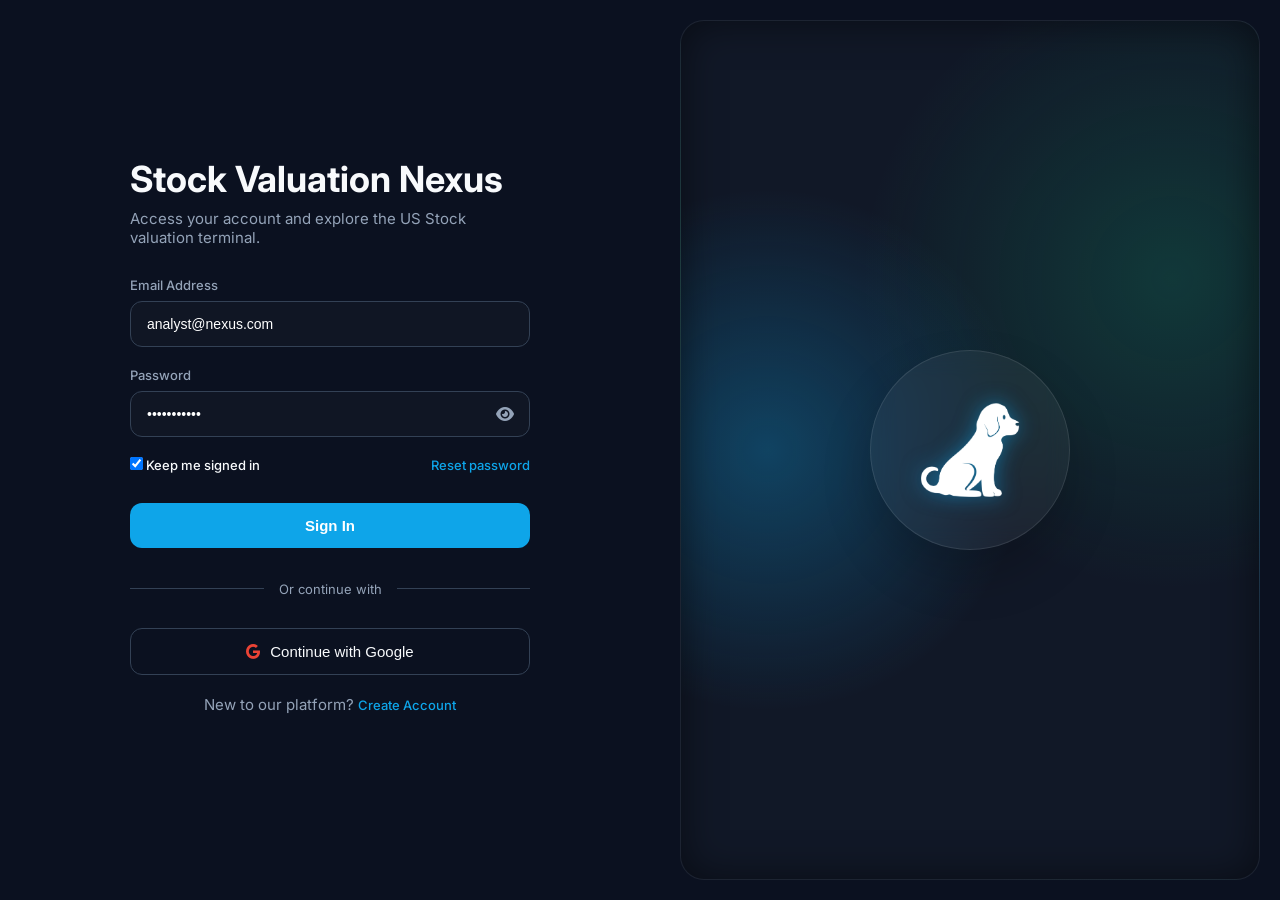
<file: Sub_project/Valuation stock 3.html>
<!DOCTYPE html>
<html lang="en">
<head>
    <meta charset="UTF-8">
    <meta name="viewport" content="width=device-width, initial-scale=1.0">
    <title>Stock Valuation Nexus</title>
    <link rel="icon" type="image/png" href="Dog.png">
    <link rel="stylesheet" href="https://cdnjs.cloudflare.com/ajax/libs/font-awesome/6.5.1/css/all.min.css">
    <style>
        @import url('https://fonts.googleapis.com/css2?family=Inter:wght@400;500;600;700&display=swap');
        
        :root {
            --bg-color: #0b1120;
            --panel-bg: #111827;
            --card-bg: #1e293b;
            --text-main: #f8fafc;
            --text-muted: #94a3b8;
            --accent: #0ea5e9;
            --accent-soft: rgba(14, 165, 233, 0.15);
            --success: #10b981;
            --warning: #f59e0b;
            --border: #334155;
        }
        
        * { box-sizing: border-box; margin: 0; padding: 0; }
        
        body {
            background-color: var(--bg-color);
            color: var(--text-main);
            font-family: 'Inter', sans-serif;
            padding: 12px;
            overflow-x: hidden;
        }
        
        .container { max-width: 1300px; margin: 0 auto; }
        
        /* --- LOGIN PAGE STYLES --- */
        .login-wrapper {
            display: flex; min-height: 100vh; width: 100vw; position: absolute;
            top: 0; left: 0; z-index: 1000; background: var(--bg-color);
            transition: all 0.5s cubic-bezier(0.4, 0, 0.2, 1);
        }
        .login-left { flex: 1; display: flex; align-items: center; justify-content: center; padding: 40px; }
        .login-box { width: 100%; max-width: 400px; }
        .login-box h1 { font-size: 36px; font-weight: 700; margin-bottom: 8px; }
        .login-box > p { color: var(--text-muted); margin-bottom: 30px; font-size: 15px; }
        .space-y-5 > div { margin-bottom: 20px; }
        .login-box label { display: block; font-size: 13px; font-weight: 500; color: var(--text-muted); margin-bottom: 8px; }
        .glass-input {
            border-radius: 12px; border: 1px solid var(--border);
            background: rgba(255,255,255,0.02); transition: all 0.3s;
        }
        .glass-input:focus-within { border-color: var(--accent); background: var(--accent-soft); }
        .glass-input input { width: 100%; background: transparent; border: none; color: #fff; padding: 14px 16px; font-size: 14px; outline: none; }
        .flex-between { display: flex; justify-content: space-between; align-items: center; }
        .checkbox-container { display: flex; align-items: center; gap: 8px; cursor: pointer; color: var(--text-main) !important; margin-bottom: 0 !important; }
        .forgot-link { color: var(--accent); text-decoration: none; font-size: 13px; font-weight: 500; transition: color 0.2s; }
        .forgot-link:hover { text-decoration: underline; }
        .sign-in-btn {
            width: 100%; background: var(--accent); color: #fff; border: none; padding: 14px;
            border-radius: 12px; font-size: 15px; font-weight: 600; cursor: pointer; transition: background 0.3s; margin-top: 10px;
        }
        .sign-in-btn:hover { background: #0284c7; }
        .divider { position: relative; text-align: center; margin: 30px 0; }
        .divider::before { content: ''; position: absolute; top: 50%; left: 0; right: 0; height: 1px; background: var(--border); z-index: 1; }
        .divider span { position: relative; z-index: 2; background: var(--bg-color); padding: 0 15px; color: var(--text-muted); font-size: 13px; }
        .google-btn {
            width: 100%; background: transparent; color: var(--text-main); border: 1px solid var(--border);
            padding: 14px; border-radius: 12px; font-size: 15px; font-weight: 500; cursor: pointer;
            transition: all 0.3s; display: flex; align-items: center; justify-content: center; gap: 10px;
        }
        .google-btn:hover { background: var(--card-bg); }
        .mt-4 { margin-top: 20px; font-size: 14px; }
        .text-center { text-align: center; color: var(--text-muted); }
        
        .login-right { flex: 1; position: relative; padding: 20px; display: none; }
        @media (min-width: 900px) { .login-right { display: block; } }
        .hero-bg {
            position: absolute; top: 20px; bottom: 20px; left: 20px; right: 20px;
            background: radial-gradient(circle at 15% 50%, rgba(14, 165, 233, 0.3), transparent 40%),
                        radial-gradient(circle at 85% 30%, rgba(16, 185, 129, 0.2), transparent 40%),
                        var(--panel-bg);
            border-radius: 24px; display: flex; align-items: center; justify-content: center;
            overflow: hidden; box-shadow: inset 0 0 40px rgba(0,0,0,0.5); border: 1px solid rgba(255,255,255,0.05);
        }
        
        .glass-dog-container {
            position: relative; z-index: 2; width: 200px; height: 200px;
            background: rgba(255, 255, 255, 0.05); border: 1px solid rgba(255, 255, 255, 0.1);
            border-radius: 50%; display: flex; align-items: center; justify-content: center;
            box-shadow: 0 25px 50px rgba(0,0,0,0.2); backdrop-filter: blur(12px);
            animation: floatDog 6s ease-in-out infinite;
        }
        
        .glass-dog-container img { 
            width: 55%; height: auto; 
            filter: brightness(0) invert(1) drop-shadow(0 0 10px rgba(14, 165, 233, 0.5)); 
            transition: filter 0.3s ease; 
        }
        
        @keyframes floatDog {
            0% { transform: translateY(0px); }
            50% { transform: translateY(-15px); }
            100% { transform: translateY(0px); }
        }
        @keyframes slideRightIn {
            from { opacity: 0; transform: translateX(-30px); }
            to { opacity: 1; transform: translateX(0); }
        }
        .animate-element { opacity: 0; animation: slideRightIn 0.6s cubic-bezier(0.16, 1, 0.3, 1) forwards; }
        body.on-login { overflow: hidden; padding: 0; }

        /* --- DASHBOARD STYLES --- */
        .header { margin-bottom: 24px; position: relative; }
        .header h1 { margin-bottom: 8px; font-size: 28px; font-weight: 700; }
        .header p { color: var(--text-muted); font-size: 14px; }
        
        .quote-box {
            margin-top: 12px; padding: 10px 16px; background: rgba(14, 165, 233, 0.06);
            border-left: 3px solid var(--accent); border-radius: 4px; font-size: 13px;
            color: #bae6fd; font-style: italic; transition: opacity 0.3s ease, transform 0.3s ease;
        }

        .back-login-btn {
            width: 40px; height: 40px; border-radius: 50%; background: var(--panel-bg);
            border: 1px solid var(--border); display: flex; align-items: center; justify-content: center;
            cursor: pointer; transition: all 0.3s ease; overflow: hidden; padding: 0; position: relative;
        }
        .back-login-btn:hover {
            transform: scale(1.15) rotate(-10deg); border-color: var(--accent);
            box-shadow: 0 0 15px rgba(14, 165, 233, 0.4);
        }
        .back-login-btn img { 
            width: 24px; height: 24px; object-fit: contain; display: block; 
            filter: brightness(0) invert(1);
            transition: filter 0.3s ease; 
        }

        .summary-panel {
            display: grid; grid-template-columns: repeat(auto-fit, minmax(200px, 1fr)); gap: 16px;
            background: var(--panel-bg); border: 1px solid var(--border); padding: 20px; border-radius: 16px; margin-bottom: 24px;
        }
        .stat-box { display: flex; flex-direction: column; gap: 4px; }
        .stat-box.highlight { border-left: 3px solid var(--accent); padding-left: 12px; }
        .stat-box.success { border-left: 3px solid var(--success); padding-left: 12px; }
        .stat-title { font-size: 11px; color: var(--text-muted); text-transform: uppercase; letter-spacing: 1px; }
        .stat-value { font-size: 22px; font-weight: 700; color: #fff; }

        .controls {
            display: flex; flex-wrap: wrap; gap: 16px; justify-content: space-between; align-items: center;
            background: var(--panel-bg); padding: 16px 20px; border-radius: 16px; border: 1px solid var(--border); margin-bottom: 24px;
        }
        .filters { display: flex; gap: 8px; flex-wrap: wrap; }
        .filter-btn {
            background: var(--card-bg); color: var(--text-muted); border: 1px solid var(--border);
            padding: 8px 16px; border-radius: 20px; cursor: pointer; font-size: 13px; font-weight: 500; transition: all 0.2s;
        }
        .filter-btn.active { background: var(--accent); color: #fff; border-color: var(--accent); }
        
        /* ปุ่ม Watchlist พิเศษ */
        .btn-watchlist {
            color: var(--warning); border-color: rgba(245, 158, 11, 0.4);
        }
        .btn-watchlist:hover { background: rgba(245, 158, 11, 0.1); }
        .btn-watchlist.active { background: var(--warning); color: #fff; border-color: var(--warning); }
        
        .search-sort { display: flex; gap: 10px; flex-wrap: wrap; }
        input[type="text"], select {
            background: var(--card-bg); color: #fff; border: 1px solid var(--border);
            padding: 10px 16px; border-radius: 12px; font-size: 13px; outline: none;
        }

        .grid {
            display: grid;
            grid-template-columns: repeat(auto-fill, minmax(240px, 1fr));
            gap: 12px;
            min-height: 500px;
            align-items: start;
        }
        
        @keyframes customFadeUp {
            0% { opacity: 0; transform: translateY(40px) scale(0.95); }
            60% { opacity: 1; transform: translateY(-5px) scale(1.02); }
            100% { opacity: 1; transform: translateY(0) scale(1); }
        }
        
        .card {
            background: var(--card-bg); border: 1px solid var(--border); border-radius: 16px; padding: 20px;
            transition: all 0.4s cubic-bezier(0.175, 0.885, 0.32, 1.275); opacity: 0; 
            animation: customFadeUp 0.6s cubic-bezier(0.215, 0.610, 0.355, 1.000) forwards; position: relative; z-index: 1;
            overflow: hidden;
        }
        
        /* Shiny sweep effect */
        .card::before {
            content: ''; position: absolute; top: 0; left: -100%; width: 50%; height: 100%;
            background: linear-gradient(to right, transparent, rgba(255,255,255,0.05), transparent);
            transform: skewX(-20deg); transition: all 0.7s ease; pointer-events: none;
        }
        .card:hover::before { left: 200%; }

        .card:hover { 
            transform: translateY(-8px) scale(1.03); 
            border-color: var(--accent); 
            box-shadow: 0 15px 35px rgba(14, 165, 233, 0.2), inset 0 0 20px rgba(14, 165, 233, 0.05); 
            z-index: 10; 
        }
        
        /* ปุ่มดาว Watchlist บนการ์ด */
        .star-btn {
            position: absolute; top: 16px; right: 16px;
            background: rgba(0,0,0,0.15); border: 1px solid rgba(255,255,255,0.1);
            color: var(--text-muted); width: 32px; height: 32px; border-radius: 50%;
            display: flex; align-items: center; justify-content: center;
            cursor: pointer; transition: all 0.2s ease; z-index: 5;
        }
        .star-btn:hover { background: rgba(255,255,255,0.1); transform: scale(1.1); color: var(--warning); border-color: rgba(245, 158, 11, 0.3); }
        .star-btn.active { color: var(--warning); background: rgba(245, 158, 11, 0.15); border-color: rgba(245, 158, 11, 0.4); }

        .card-header { display: flex; align-items: center; gap: 12px; margin-bottom: 16px; border-bottom: 1px solid var(--border); padding-bottom: 12px; padding-right: 30px;}
        .logo { width: 36px; height: 36px; border-radius: 8px; background: #fff; padding: 2px; object-fit: contain;}
        .fallback-logo {
            width: 36px; height: 36px; border-radius: 8px; background-color: #334155;
            display: flex; align-items: center; justify-content: center; color: #fff; font-size: 11px; font-weight: 700; flex-shrink: 0;
        }

        .title-area { display: flex; flex-direction: column; flex-grow: 1; overflow: hidden; }
        .coin-name { font-size: 14px; font-weight: 600; color: #fff; white-space: nowrap; overflow: hidden; text-overflow: ellipsis; }
        .coin-ticker { font-size: 12px; color: var(--text-muted); text-transform: uppercase; font-weight: 700; }
        .category-badge {
            background: var(--accent-soft); font-size: 10px; padding: 4px 8px; 
            border-radius: 6px; color: var(--accent); font-weight: 600; text-align: right; line-height: 1.2;
        }
        
        .metrics { display: flex; flex-direction: column; gap: 8px; }
        .metric-row { display: flex; justify-content: space-between; align-items: center; padding: 4px 0; }
        .metric-label { font-size: 12px; color: var(--text-muted); }
        .metric-val { font-size: 13px; font-weight: 600; }
        
        .highlight-box {
            background: rgba(16, 185, 129, 0.1); padding: 10px 12px; border-radius: 8px; 
            border: 1px solid rgba(16, 185, 129, 0.2); margin-bottom: 8px; display: flex; justify-content: space-between; align-items: center;
        }

        .pagination-container {
            display: flex; justify-content: space-between; align-items: center; margin-top: 30px;
            padding: 15px 20px; background: var(--panel-bg); border-radius: 12px; border: 1px solid var(--border);
        }
        .showing-text { color: var(--text-muted); font-size: 13px; display: flex; align-items: center; gap: 8px; }
        .showing-text select { background: rgba(0,0,0,0.3); border: 1px solid var(--border); color: #fff; padding: 4px 8px; border-radius: 6px; cursor: pointer; font-size: 13px; }
        .page-controls { display: flex; gap: 4px; align-items: center; }
        .page-btn {
            background: transparent; color: var(--text-muted); border: none; width: 32px; height: 32px;
            border-radius: 8px; display: flex; align-items: center; justify-content: center; cursor: pointer;
            font-size: 13px; font-weight: 500; transition: all 0.2s;
        }
        .page-btn:hover:not(:disabled) { background: rgba(255,255,255,0.08); color: #fff; }
        .page-btn.active { background: var(--accent); color: #fff; }
        .page-btn:disabled { opacity: 0.3; cursor: not-allowed; }
        .page-dots { color: var(--text-muted); padding: 0 4px; font-size: 13px; }

        .footer {
            margin-top: 40px; border-top: 1px solid var(--border); padding-top: 30px;
            display: flex; justify-content: space-between; align-items: center;
            color: var(--text-muted); font-size: 13px; flex-wrap: wrap; gap: 20px;
        }
        .footer-links { display: flex; gap: 20px; }
        .footer-social { display: flex; gap: 15px; font-size: 18px; }
        .footer-social i { cursor: pointer; transition: color 0.2s; }
        .footer-social i:hover { color: #fff; }

        /* --- LIGHT MODE SETTINGS --- */
        body.light-mode {
            --bg-color: #f8fafc; --panel-bg: #ffffff; --card-bg: #ffffff;
            --text-main: #0f172a; --text-muted: #64748b; --border: #e2e8f0;
            --accent-soft: rgba(14, 165, 233, 0.15);
        }
        body.light-mode .fallback-logo { background-color: #cbd5e1; color: #475569; }
        body.light-mode input[type="text"], body.light-mode select { background: #f1f5f9; color: #0f172a; border-color: #cbd5e1; }
        body.light-mode .stat-value, body.light-mode .coin-name, body.light-mode .quote-box { color: var(--text-main); }
        body.light-mode .quote-box { background: rgba(14, 165, 233, 0.08); border-left-color: var(--accent); color: #0369a1; }
        body.light-mode .card { box-shadow: 0 2px 4px rgba(0, 0, 0, 0.05); }
        body.light-mode .pagination-container { box-shadow: 0 2px 4px rgba(0, 0, 0, 0.05); }
        body.light-mode .showing-text select { background: #f1f5f9; color: #0f172a; border-color: #cbd5e1; }
        body.light-mode .page-btn { color: var(--text-muted); }
        body.light-mode .page-btn:hover:not(:disabled) { background: #e2e8f0; color: #0f172a; }
        body.light-mode .page-btn.active { background: var(--accent); color: #fff; }
        body.light-mode .footer-social i:hover { color: #0f172a; }
        
        body.light-mode .star-btn { background: #f1f5f9; border-color: var(--border); }
        body.light-mode .star-btn:hover { background: #e2e8f0; }
        body.light-mode .star-btn.active { background: rgba(245, 158, 11, 0.15); border-color: rgba(245, 158, 11, 0.4); }

        body.light-mode .glass-dog-container img {
            filter: brightness(0) drop-shadow(0 0 5px rgba(14, 165, 233, 0.2));
        }
        body.light-mode .back-login-btn img {
            filter: brightness(0);
        }

        .theme-action-group { display: flex; align-items: center; gap: 10px; }
        .theme-btn {
            background: var(--panel-bg); border: 1px solid var(--border); color: var(--text-main);
            width: 40px; height: 40px; border-radius: 50%; cursor: pointer; font-size: 16px;
            display: flex; align-items: center; justify-content: center; transition: all 0.2s ease;
        }
        .theme-btn:hover { background: var(--card-bg); border-color: var(--accent); }
    </style>
</head>
<body class="on-login">

<div id="login-view" class="login-wrapper">
    <div class="login-left">
        <div class="login-box">
            <h1 class="animate-element" style="animation-delay: 0.1s;">Stock Valuation Nexus</h1>
            <p class="animate-element" style="animation-delay: 0.2s;">Access your account and explore the US Stock valuation terminal.</p>
            
            <form id="sign-in-form" class="space-y-5" onsubmit="handleLogin(event)">
                <div class="animate-element" style="animation-delay: 0.3s;">
                    <label>Email Address</label>
                    <div class="glass-input">
                        <input type="email" required placeholder="Enter your email" value="analyst@nexus.com">
                    </div>
                </div>
                
                <div class="animate-element" style="animation-delay: 0.4s;">
                    <label>Password</label>
                    <div class="glass-input" style="display:flex; align-items:center;">
                        <input type="password" required placeholder="Enter your password" id="password-input" value="trading2026">
                        <i class="fa-solid fa-eye" id="toggle-password" onclick="togglePassword()" style="padding-right:15px; color: var(--text-muted); cursor: pointer;"></i>
                    </div>
                </div>
                
                <div class="animate-element flex-between" style="animation-delay: 0.5s;">
                    <label class="checkbox-container">
                        <input type="checkbox" checked> <span>Keep me signed in</span>
                    </label>
                    <a href="#" class="forgot-link">Reset password</a>
                </div>
                
                <button type="submit" class="animate-element sign-in-btn" style="animation-delay: 0.6s;">Sign In</button>
            </form>
            
            <div class="animate-element divider" style="animation-delay: 0.7s;"><span>Or continue with</span></div>
            
            <button class="animate-element google-btn" type="button" onclick="handleLogin(event)" style="animation-delay: 0.8s;">
                <i class="fa-brands fa-google" style="color: #ea4335;"></i> Continue with Google
            </button>
            
            <p class="animate-element text-center mt-4" style="animation-delay: 0.9s;">
                New to our platform? <a href="#" class="forgot-link">Create Account</a>
            </p>
        </div>
    </div>
    <div class="login-right">
        <div class="hero-bg">
            <div class="glass-dog-container">
                <img src="Dog.png" alt="Logo" onerror="this.src='https://cdn-icons-png.flaticon.com/512/3636/3636173.png'">
            </div>
        </div>
    </div>
</div>

<div id="dashboard-view" style="display: none; opacity: 0; transition: opacity 0.5s ease;">
<div class="container">
    <div class="header" style="display: flex; justify-content: space-between; align-items: flex-start;">
        <div>
            <h1 style="display: flex; align-items: center; gap: 12px; flex-wrap: wrap;">
                Stock Valuation Nexus
                <span style="font-size: 14px; font-weight: 600; color: var(--accent); background: var(--accent-soft); padding: 4px 14px; border-radius: 20px; border: 1px solid var(--accent); letter-spacing: 0.5px;">
                    <i class="fa-solid fa-code" style="margin-right: 6px;"></i>by Nattakul Khamyan
                </span>
            </h1>
            <p style="margin-top: 6px;">Advanced PEG & Growth Comparative Analytics (Top 60 US Equities)</p>
            <div class="quote-box" id="quote-display">"Price is what you pay. Value is what you get." — Warren Buffett</div>
        </div>
        
        <div class="theme-action-group">
            <button id="theme-toggle" class="theme-btn" aria-label="Toggle Dark/Light Mode">
                <i class="fa-solid fa-sun" id="theme-icon"></i>
            </button>
            <div class="back-login-btn" onclick="handleLogout()" title="Return to Login">
                <img src="Dog.png" alt="Back" onerror="this.src='https://cdn-icons-png.flaticon.com/512/3636/3636173.png'">
            </div>
        </div>
    </div>

    <div class="summary-panel" id="summary-panel">
        <div class="stat-box">
            <span class="stat-title">Tracked Equities</span>
            <span class="stat-value" id="sum-tokens">0</span>
        </div>
        <div class="stat-box highlight">
            <span class="stat-title">Market Avg PEG</span>
            <span class="stat-value" id="avg-peg">0.00</span>
        </div>
        <div class="stat-box success">
            <span class="stat-title">Top Value Pick</span>
            <span class="stat-value" id="cheapest-token">-</span>
        </div>
    </div>

    <div class="controls">
        <div class="filters" id="category-filters">
            <button class="filter-btn active" data-cat="All">All Sectors</button>
            <button class="filter-btn" data-cat="Technology services">Tech Services</button>
            <button class="filter-btn" data-cat="Electronic technology">Electronic Tech</button>
            <button class="filter-btn" data-cat="Health technology">Health Tech</button>
            <button class="filter-btn btn-watchlist" data-cat="Watchlist">
                <i class="fa-solid fa-star" style="margin-right: 4px;"></i> Watchlist
            </button>
        </div>

        <div class="search-sort">
            <input type="text" id="search-input" placeholder="Search stock...">
            <select id="sort-select">
                <option value="peg">Sort by: PEG Ratio (Value)</option>
                <option value="growth">Sort by: EPS Growth (Momentum)</option>
                <option value="mcap">Sort by: Market Cap (Size)</option>
            </select>
        </div>
    </div>
    
    <div class="grid" id="grid"></div>

    <div class="pagination-container">
        <div class="showing-text">
            Showing 
            <select id="items-per-page">
                <option value="8">8</option>
                <option value="12" selected>12</option>
                <option value="24">24</option>
                <option value="48">48</option>
                <option value="60">All</option>
            </select>
            out of <span id="total-items">0</span>
        </div>
        <div class="page-controls" id="pagination-controls"></div>
    </div>

    <div class="footer">
        <div style="display: flex; align-items: center; gap: 30px; flex-wrap: wrap;">
            <p>Copyright © 2026 <b>NattakulKhamyan</b></p>
            <div class="footer-links">
                <span>Privacy Policy</span>
                <span>Terms and conditions</span>
                <span>Contact</span>
            </div>
        </div>
        <div class="footer-social">
            <i class="fa-brands fa-facebook"></i>
            <i class="fa-brands fa-x-twitter"></i>
            <i class="fa-brands fa-instagram"></i>
            <i class="fa-brands fa-youtube"></i>
            <i class="fa-brands fa-linkedin"></i>
        </div>
    </div>

</div>

<script>
    // --- ระบบความจำ Watchlist (LocalStorage) ---
    // โหลดรายชื่อหุ้นโปรดที่เคยบันทึกไว้ในเครื่องขึ้นมา (ถ้าไม่มีให้เป็นอาร์เรย์ว่าง)
    let watchlist = JSON.parse(localStorage.getItem('nexus_watchlist')) || [];

    // ฟังก์ชันเวลากดรูปดาวเพื่อบันทึก/ยกเลิก หุ้นที่ชอบ
    function toggleWatchlist(symbol, event) {
        event.stopPropagation(); // ป้องกันการกดทะลุไปโดนพื้นหลัง
        const index = watchlist.indexOf(symbol);
        
        if (index > -1) {
            watchlist.splice(index, 1); // เอาออกถ้ามีอยู่แล้ว
        } else {
            watchlist.push(symbol); // เพิ่มเข้าถ้ายังไม่มี
        }
        
        // บันทึกความจำลง LocalStorage ของเบราว์เซอร์
        localStorage.setItem('nexus_watchlist', JSON.stringify(watchlist));
        renderDashboard(); // รีโหลดหน้าจอเพื่อแสดงผลดาวใหม่
    }

    const investmentQuotes = [
        '"The stock market is filled with individuals who know the price of everything, but the value of nothing." — Philip Fisher',
        '"In the short run, the market is a voting machine but in the long run, it is a weighing machine." — Benjamin Graham',
        '"Price is what you pay. Value is what you get." — Warren Buffett',
        '"The best way to measure your investing success is not whether you’re beating the market, but whether you’ve put together a financial plan and a behavioral discipline that are likely to get you where you want to go." — Benjamin Graham',
        '"An investment in knowledge pays the best interest." — Benjamin Franklin',
        '"Beware the investment activity that produces applause; the great moves are usually greeted by yawns." — Warren Buffett'
    ];

    function updateRandomQuote() {
        const quoteBox = document.getElementById('quote-display');
        if (!quoteBox) return;
        quoteBox.style.opacity = '0';
        quoteBox.style.transform = 'translateY(-5px)';
        setTimeout(() => {
            const randomIndex = Math.floor(Math.random() * investmentQuotes.length);
            quoteBox.innerText = investmentQuotes[randomIndex];
            quoteBox.style.opacity = '1';
            quoteBox.style.transform = 'translateY(0)';
        }, 300);
    }

    // --- LOGIN LOGIC ---
    function togglePassword() {
        const input = document.getElementById('password-input');
        const icon = document.getElementById('toggle-password');
        if (input.type === 'password') {
            input.type = 'text'; icon.classList.replace('fa-eye', 'fa-eye-slash');
        } else {
            input.type = 'password'; icon.classList.replace('fa-eye-slash', 'fa-eye');
        }
    }
    
    function handleLogin(event) {
        event.preventDefault();
        const loginView = document.getElementById('login-view');
        loginView.style.opacity = '0';
        loginView.style.transform = 'scale(0.95)';
        
        setTimeout(() => {
            loginView.style.display = 'none';
            document.body.classList.remove('on-login');
            const dashView = document.getElementById('dashboard-view');
            dashView.style.display = 'block';
            void dashView.offsetWidth; 
            dashView.style.opacity = '1';
            
            currentPage = 1;
            renderDashboard();
        }, 400);
    }

    function handleLogout() {
        const dashView = document.getElementById('dashboard-view');
        dashView.style.opacity = '0';
        
        setTimeout(() => {
            dashView.style.display = 'none';
            document.body.classList.add('on-login');
            const loginView = document.getElementById('login-view');
            loginView.style.display = 'flex';
            void loginView.offsetWidth;
            loginView.style.opacity = '1';
            loginView.style.transform = 'scale(1)';
        }, 400);
    }

    // --- DASHBOARD LOGIC & DATA ---
    const rawData = [
        // --- Sector 1: Technology Services (20 ตัว) ---
        { symbol: "FJTSY", name: "Fujitsu Ltd.", mcap: 18360000000, pe: 12.20, peg: 0.10, roe: 16.34, growth: 114.39, category: "Technology services" },
        { symbol: "RDDT", name: "Reddit, Inc.", mcap: 13310000000, pe: 548.83, peg: 0.11, roe: 26.22, growth: 70.63, category: "Technology services" },
        { symbol: "CRDO", name: "Credo Technology Group", mcap: 8430000000, pe: 795.75, peg: 0.11, roe: 34.40, growth: 205.67, category: "Technology services" },
        { symbol: "FJTSF", name: "Fujitsu Ltd.", mcap: 18470000000, pe: 12.59, peg: 0.12, roe: 16.09, growth: 8.92, category: "Technology services" },
        { symbol: "ZM", name: "Zoom Communications", mcap: 27550000000, pe: 13.78, peg: 0.13, roe: 21.94, growth: 4.98, category: "Technology services" },
        { symbol: "TMSNY", name: "Temenos AG", mcap: 6720000000, pe: 19.93, peg: 0.15, roe: 53.53, growth: 48.72, category: "Technology services" },
        { symbol: "CYGIY", name: "Cyber Agent Inc.", mcap: 2940000000, pe: 17.81, peg: 0.16, roe: 24.03, growth: 15.37, category: "Technology services" },
        { symbol: "TMNSF", name: "Temenos AG", mcap: 6510000000, pe: 21.34, peg: 0.19, roe: 50.48, growth: 48.52, category: "Technology services" },
        { symbol: "TOST", name: "Toast, Inc.", mcap: 14090000000, pe: 37.16, peg: 0.21, roe: 22.49, growth: 23.43, category: "Technology services" },
        { symbol: "PEGA", name: "Pegasystems Inc.", mcap: 5490000000, pe: 17.71, peg: 0.22, roe: 51.74, growth: 3.49, category: "Technology services" },
        { symbol: "IBM", name: "IBM Corp", mcap: 171330000000, pe: 24.08, peg: 0.25, roe: 35.86, growth: 9.67, category: "Technology services" },
        { symbol: "ISMAY", name: "Indra Sistemas SA", mcap: 3270000000, pe: 20.62, peg: 0.27, roe: 29.30, growth: 24.35, category: "Technology services" },
        { symbol: "DLO", name: "DLocal Limited", mcap: 3370000000, pe: 17.54, peg: 0.27, roe: 37.19, growth: 46.59, category: "Technology services" },
        { symbol: "GEN", name: "Gen Digital Inc.", mcap: 23090000000, pe: 53.59, peg: 0.29, roe: 39.87, growth: 27.06, category: "Technology services" },
        { symbol: "ORCL", name: "Oracle Corp", mcap: 340290000000, pe: 34.21, peg: 0.29, roe: 53.81, growth: 17.35, category: "Technology services" },
        { symbol: "ATEAY", name: "Atea ASA", mcap: 1880000000, pe: 61.42, peg: 0.30, roe: 24.76, growth: 17.48, category: "Technology services" },
        { symbol: "PRGS", name: "Progress Software", mcap: 2510000000, pe: 51.94, peg: 0.30, roe: 18.26, growth: 22.42, category: "Technology services" },
        { symbol: "ISMAF", name: "Indra Sistemas SA", mcap: 3180000000, pe: 76.12, peg: 0.31, roe: 28.46, growth: 22.89, category: "Technology services" },
        { symbol: "ATAZF", name: "Atea ASA", mcap: 1770000000, pe: 60.65, peg: 0.32, roe: 24.45, growth: 17.62, category: "Technology services" },
        { symbol: "SPOT", name: "Spotify Technology", mcap: 60350000000, pe: 40.07, peg: 0.36, roe: 39.59, growth: 16.69, category: "Technology services" },

        // --- Sector 2: Electronic Technology (20 ตัว) ---
        { symbol: "MU", name: "Micron Technology", mcap: 100580000000, pe: 42.10, peg: 0.10, roe: 39.82, growth: 85.54, category: "Electronic technology" },
        { symbol: "HXGBF", name: "Hexagon AB", mcap: 23590000000, pe: 10.32, peg: 0.11, roe: 17.11, growth: 5.10, category: "Electronic technology" },
        { symbol: "RYCEY", name: "Rolls Royce", mcap: 13780000000, pe: 18.27, peg: 0.13, roe: 100.00, growth: 15.79, category: "Electronic technology" },
        { symbol: "RYCEF", name: "Rolls Royce", mcap: 14570000000, pe: 17.66, peg: 0.13, roe: 100.00, growth: 20.76, category: "Electronic technology" },
        { symbol: "WDC", name: "Western Digital", mcap: 16890000000, pe: 29.25, peg: 0.14, roe: 85.87, growth: 18.43, category: "Electronic technology" },
        { symbol: "SNPTF", name: "Sunny Optical", mcap: 1560000000, pe: 71.56, peg: 0.18, roe: 17.15, growth: 12.81, category: "Electronic technology" },
        { symbol: "TEL", name: "TE Connectivity plc", mcap: 39620000000, pe: 20.63, peg: 0.18, roe: 22.97, growth: 16.66, category: "Electronic technology" },
        { symbol: "VICR", name: "Vicor Corporation", mcap: 1250000000, pe: 92.27, peg: 0.19, roe: 20.48, growth: 15.58, category: "Electronic technology" },
        { symbol: "SOTGY", name: "Sunny Optical", mcap: 8300000000, pe: 71.92, peg: 0.22, roe: 17.10, growth: 13.10, category: "Electronic technology" },
        { symbol: "MTUAY", name: "MTU Aero Engines AG", mcap: 10220000000, pe: 16.51, peg: 0.25, roe: 26.84, growth: 23.60, category: "Electronic technology" },
        { symbol: "MTUAF", name: "MTU Aero Engines AG", mcap: 10510000000, pe: 16.44, peg: 0.27, roe: 26.46, growth: 34.15, category: "Electronic technology" },
        { symbol: "GLW", name: "Corning Inc.", mcap: 34470000000, pe: 80.71, peg: 0.27, roe: 16.06, growth: 20.05, category: "Electronic technology" },
        { symbol: "NVDA", name: "NVIDIA Corporation", mcap: 2485010000000, pe: 30.69, peg: 0.28, roe: 114.28, growth: 70.68, category: "Electronic technology" },
        { symbol: "NATL", name: "NCR Atleos Corp", mcap: 3050000000, pe: 18.99, peg: 0.29, roe: 52.45, growth: 4.36, category: "Electronic technology" },
        { symbol: "ATEYY", name: "Advantest Corp.", mcap: 20960000000, pe: 42.62, peg: 0.34, roe: 59.20, growth: 45.93, category: "Electronic technology" },
        { symbol: "CLS", name: "Celestica, Inc.", mcap: 4170000000, pe: 44.13, peg: 0.35, roe: 51.27, growth: 40.38, category: "Electronic technology" },
        { symbol: "RKGRY", name: "RENK GROUP AG", mcap: 1650000000, pe: 43.51, peg: 0.37, roe: 25.14, growth: 26.50, category: "Electronic technology" },
        { symbol: "ADTTF", name: "Advantest Corp.", mcap: 25170000000, pe: 46.53, peg: 0.38, roe: 57.64, growth: 36.75, category: "Electronic technology" },
        { symbol: "THLLY", name: "THALES", mcap: 31220000000, pe: 29.18, peg: 0.41, roe: 22.21, growth: 12.56, category: "Electronic technology" },
        { symbol: "ALAB", name: "Astera Labs, Inc.", mcap: 5670000000, pe: 223.01, peg: 0.43, roe: 21.11, growth: 104.17, category: "Electronic technology" },

        // --- Sector 3: Health Technology (20 ตัว) ---
        { symbol: "SHC", name: "Sotera Health Co", mcap: 4630000000, pe: 39.65, peg: 0.10, roe: 22.72, growth: 7.44, category: "Health technology" },
        { symbol: "GSK", name: "GSK plc", mcap: 102950000000, pe: 13.38, peg: 0.13, roe: 37.43, growth: 9.19, category: "Health technology" },
        { symbol: "YPHDF", name: "Ypsomed Holding AG", mcap: 3640000000, pe: 21.54, peg: 0.14, roe: 31.08, growth: 8.12, category: "Health technology" },
        { symbol: "GLAXF", name: "GSK plc", mcap: 100690000000, pe: 13.34, peg: 0.14, roe: 36.42, growth: 6.42, category: "Health technology" },
        { symbol: "ACAD", name: "ACADIA Pharma", mcap: 3630000000, pe: 9.67, peg: 0.16, roe: 37.31, growth: 9.93, category: "Health technology" },
        { symbol: "WUXAY", name: "Wuxi Apptec", mcap: 2280000000, pe: 15.84, peg: 0.18, roe: 25.50, growth: 19.70, category: "Health technology" },
        { symbol: "NBIX", name: "Neurocrine Bio", mcap: 16170000000, pe: 24.73, peg: 0.21, roe: 22.50, growth: 28.59, category: "Health technology" },
        { symbol: "WUXIF", name: "Wuxi Apptec", mcap: 2380000000, pe: 15.46, peg: 0.21, roe: 25.46, growth: 18.99, category: "Health technology" },
        { symbol: "COLL", name: "Collegium Pharma", mcap: 1280000000, pe: 7.03, peg: 0.24, roe: 27.41, growth: 19.87, category: "Health technology" },
        { symbol: "GILD", name: "Gilead Sciences", mcap: 90820000000, pe: 16.52, peg: 0.31, roe: 43.18, growth: 3.83, category: "Health technology" },
        { symbol: "LLY", name: "Eli Lilly & Co", mcap: 750160000000, pe: 40.90, peg: 0.31, roe: 107.63, growth: 47.43, category: "Health technology" },
        { symbol: "RHHBY", name: "Roche Holding", mcap: 23060000000, pe: 20.98, peg: 0.32, roe: 39.71, growth: 7.88, category: "Health technology" },
        { symbol: "RHHBF", name: "Roche Holding", mcap: 23520000000, pe: 20.46, peg: 0.36, roe: 39.28, growth: 16.49, category: "Health technology" },
        { symbol: "RHHVF", name: "Roche Holding", mcap: 21500000000, pe: 19.87, peg: 0.37, roe: 39.28, growth: 16.49, category: "Health technology" },
        { symbol: "NVO", name: "Novo Nordisk", mcap: 493620000000, pe: 110.04, peg: 0.37, roe: 73.79, growth: 16.78, category: "Health technology" },
        { symbol: "DXCM", name: "DexCom, Inc.", mcap: 28850000000, pe: 31.97, peg: 0.44, roe: 35.62, growth: 16.14, category: "Health technology" },
        { symbol: "EKZRF", name: "Eckert & Ziegler", mcap: 1230000000, pe: 19.79, peg: 0.45, roe: 19.80, growth: 14.10, category: "Health technology" },
        { symbol: "BMY", name: "Bristol-Myers", mcap: 113530000000, pe: 15.60, peg: 0.46, roe: 38.84, growth: 1.77, category: "Health technology" },
        { symbol: "EXELE", name: "Exelixis, Inc.", mcap: 13210000000, pe: 17.42, peg: 0.47, roe: 40.98, growth: 3.33, category: "Health technology" },
        { symbol: "KRYS", name: "Krystal Biotech", mcap: 4930000000, pe: 41.75, peg: 0.51, roe: 19.90, growth: 25.14, category: "Health technology" }
    ];

    let activeCategories = new Set(['All']);
    let filteredData = [];
    let currentPage = 1;
    let itemsPerPage = 12;

    function formatMoney(num) {
        if (num >= 1e12) return '$' + (num / 1e12).toFixed(2) + 'T';
        if (num >= 1e9) return '$' + (num / 1e9).toFixed(2) + 'B';
        if (num >= 1e6) return '$' + (num / 1e6).toFixed(2) + 'M';
        return '$' + num.toLocaleString();
    }

    function renderDashboard() {
        const searchText = document.getElementById('search-input').value.toLowerCase();
        const sortType = document.getElementById('sort-select').value;
        
        // เช็คว่าผู้ใช้กดเลือกหมวดหมู่ Watchlist อยู่หรือเปล่า
        const isWatchlistMode = activeCategories.has('Watchlist');
        const isAllCats = activeCategories.has('All');

        filteredData = rawData.filter(p => {
            const matchSearch = p.name.toLowerCase().includes(searchText) || p.symbol.toLowerCase().includes(searchText);
            let matchCat = false;
            
            // ถัาเปิดโหมดดาว ให้กรองแสดงแค่หุ้นที่มีชื่ออยู่ใน LocalStorage
            if (isWatchlistMode) {
                matchCat = watchlist.includes(p.symbol);
            } else {
                matchCat = isAllCats || activeCategories.has(p.category);
            }
            return matchSearch && matchCat;
        });

        if (sortType === 'peg') filteredData.sort((a, b) => a.peg - b.peg);
        else if (sortType === 'growth') filteredData.sort((a, b) => b.growth - a.growth);
        else if (sortType === 'mcap') filteredData.sort((a, b) => b.mcap - a.mcap);

        let totalPeg = 0;
        filteredData.forEach(p => { totalPeg += p.peg; });
        const avgPeg = filteredData.length > 0 ? (totalPeg / filteredData.length) : 0;
        let cheapest = filteredData.length > 0 ? filteredData.reduce((prev, curr) => prev.peg < curr.peg ? prev : curr) : null;

        const totalItems = filteredData.length;
        const totalPages = Math.ceil(totalItems / itemsPerPage);
        
        if (currentPage > totalPages && totalPages > 0) currentPage = totalPages;
        if (totalPages === 0) currentPage = 1;

        document.getElementById('sum-tokens').innerText = totalItems;
        document.getElementById('total-items').innerText = totalItems;
        document.getElementById('avg-peg').innerText = avgPeg.toFixed(2);
        document.getElementById('cheapest-token').innerText = cheapest ? cheapest.symbol : '-';

        renderCards();
        renderPagination(totalPages);
        updateRandomQuote(); 
    }

    function renderCards() {
        const grid = document.getElementById('grid');
        grid.innerHTML = '';

        const start = (currentPage - 1) * itemsPerPage;
        const end = start + itemsPerPage;
        const pageItems = filteredData.slice(start, end);

        pageItems.forEach((p, index) => {
            const card = document.createElement('div');
            card.className = 'card';
            card.style.animationDelay = `${index * 0.03}s`; 
            
            const pegColor = p.peg <= 1.2 ? 'var(--success)' : (p.peg > 2 ? '#ef4444' : '#fff');
            const logoUrl = `https://companiesmarketcap.com/img/company-logos/64/${p.symbol}.webp`;
            
            // เช็คว่าหุ้นตัวนี้อยู่ใน Watchlist (LocalStorage) หรือยัง
            const isStarred = watchlist.includes(p.symbol);
            const starClass = isStarred ? 'star-btn active' : 'star-btn';
            const starIcon = isStarred ? 'fa-solid' : 'fa-regular';

            // เพิ่มปุ่มดาวลงไปในการ์ด และผูกฟังก์ชัน toggleWatchlist
            card.innerHTML = `
                <button class="${starClass}" onclick="toggleWatchlist('${p.symbol}', event)" title="Add to Watchlist">
                    <i class="${starIcon} fa-star"></i>
                </button>
                <div class="card-header">
                    <img src="${logoUrl}" class="logo" onerror="this.style.display='none'; this.nextElementSibling.style.display='flex';">
                    <div class="fallback-logo" style="display:none;">${p.symbol.substring(0,4)}</div>
                    <div class="title-area">
                        <span class="coin-name">${p.name}</span>
                        <span class="coin-ticker">${p.symbol}</span>
                    </div>
                </div>
                <div class="metrics">
                    <div class="highlight-box">
                        <span class="metric-label" style="color: var(--success); font-weight: 700; text-transform: uppercase;">PEG Ratio</span>
                        <span class="metric-val" style="color: ${pegColor}; font-size: 20px; font-weight: 800;">${p.peg.toFixed(2)}</span>
                    </div>
                    <div class="metric-row">
                        <span class="metric-label">EPS Growth</span>
                        <span class="metric-val" style="color: var(--accent);">+${p.growth.toFixed(2)}%</span>
                    </div>
                    <div class="metric-row">
                        <span class="metric-label">ROE</span>
                        <span class="metric-val">${p.roe.toFixed(2)}%</span>
                    </div>
                    <div class="metric-row">
                        <span class="metric-label">Market Cap</span>
                        <span class="metric-val">${formatMoney(p.mcap)}</span>
                    </div>
                </div>
            `;
            grid.appendChild(card);
        });
    }

    function renderPagination(totalPages) {
        const container = document.getElementById('pagination-controls');
        container.innerHTML = '';
        if (totalPages <= 1) return;
        
        const prevBtn = document.createElement('button');
        prevBtn.className = 'page-btn';
        prevBtn.innerHTML = '&#10094;'; 
        prevBtn.disabled = currentPage === 1;
        prevBtn.onclick = () => { if (currentPage > 1) { currentPage--; renderDashboard(); } };
        container.appendChild(prevBtn);
        
        let startPage = Math.max(1, currentPage - 1);
        let endPage = Math.min(totalPages, currentPage + 1);
        
        if (currentPage === 1) endPage = Math.min(3, totalPages);
        if (currentPage === totalPages) startPage = Math.max(1, totalPages - 2);
        
        if (startPage > 1) {
            container.appendChild(createPageBtn(1));
            if (startPage > 2) {
                const dots = document.createElement('span');
                dots.className = 'page-dots'; dots.innerText = '...';
                container.appendChild(dots);
            }
        }
        
        for (let i = startPage; i <= endPage; i++) {
            container.appendChild(createPageBtn(i));
        }
        
        if (endPage < totalPages) {
            if (endPage < totalPages - 1) {
                const dots = document.createElement('span');
                dots.className = 'page-dots'; dots.innerText = '...';
                container.appendChild(dots);
            }
            container.appendChild(createPageBtn(totalPages));
        }
        
        const nextBtn = document.createElement('button');
        nextBtn.className = 'page-btn';
        nextBtn.innerHTML = '&#10095;'; 
        nextBtn.disabled = currentPage === totalPages;
        nextBtn.onclick = () => { if (currentPage < totalPages) { currentPage++; renderDashboard(); } };
        container.appendChild(nextBtn);
    }
    
    function createPageBtn(pageNum) {
        const btn = document.createElement('button');
        btn.className = `page-btn ${pageNum === currentPage ? 'active' : ''}`;
        btn.innerText = pageNum;
        btn.onclick = () => { currentPage = pageNum; renderDashboard(); };
        return btn;
    }

    // Event Listeners
    document.getElementById('search-input').addEventListener('input', () => { currentPage = 1; renderDashboard(); });
    document.getElementById('sort-select').addEventListener('change', () => { currentPage = 1; renderDashboard(); });
    document.getElementById('items-per-page').addEventListener('change', function() {
        itemsPerPage = parseInt(this.value);
        currentPage = 1;
        renderDashboard();
    });

    const filterBtns = document.querySelectorAll('.filter-btn');
    filterBtns.forEach(btn => {
        btn.addEventListener('click', (e) => {
            const targetBtn = e.currentTarget;
            const cat = targetBtn.dataset.cat;
            
            if (cat === 'All') {
                activeCategories.clear(); activeCategories.add('All');
            } else if (cat === 'Watchlist') {
                // หากกดปุ่ม Watchlist เคลียร์อย่างอื่นให้หมดแล้วโชว์แค่ดาว
                activeCategories.clear(); activeCategories.add('Watchlist');
            } else {
                activeCategories.delete('All');
                activeCategories.delete('Watchlist');
                
                if (activeCategories.has(cat)) {
                    activeCategories.delete(cat);
                } else {
                    activeCategories.add(cat);
                }
                
                if (activeCategories.size === 0) {
                    activeCategories.add('All');
                }
            }
            
            // อัปเดตสีปุ่ม Filter ด้านบนให้ตรงกับสถานะ
            filterBtns.forEach(b => b.classList.remove('active'));
            activeCategories.forEach(c => {
                const b = document.querySelector(`[data-cat="${c}"]`);
                if(b) b.classList.add('active');
            });
            
            currentPage = 1; 
            renderDashboard();
        });
    });

    const themeToggleBtn = document.getElementById('theme-toggle');
    const themeIcon = document.getElementById('theme-icon');
    if (localStorage.getItem('theme') === 'light') {
        document.body.classList.add('light-mode');
        themeIcon.classList.replace('fa-sun', 'fa-moon');
    }
    themeToggleBtn.addEventListener('click', () => {
        document.body.classList.toggle('light-mode');
        if (document.body.classList.contains('light-mode')) {
            localStorage.setItem('theme', 'light'); themeIcon.classList.replace('fa-sun', 'fa-moon');
        } else {
            localStorage.setItem('theme', 'dark'); themeIcon.classList.replace('fa-moon', 'fa-sun');
        }
    });

</script>
</body>
</html>
</file>
